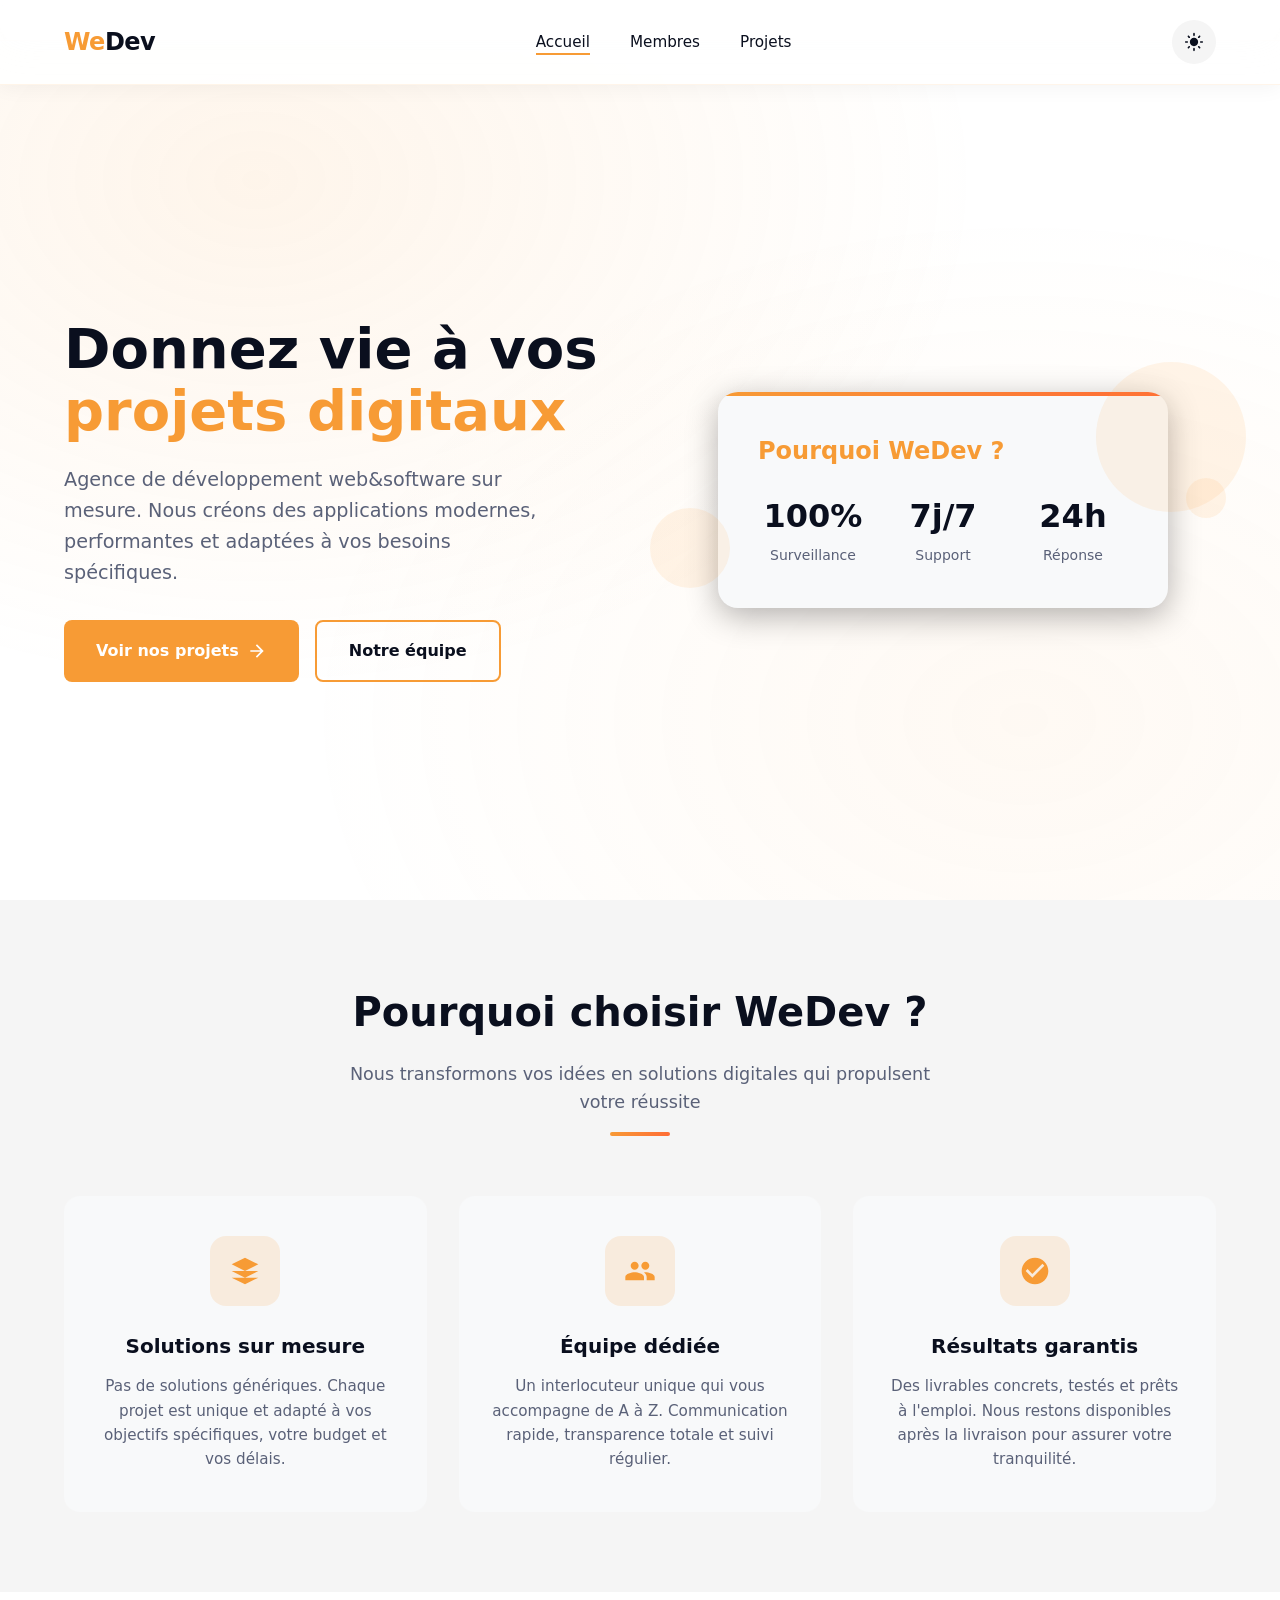
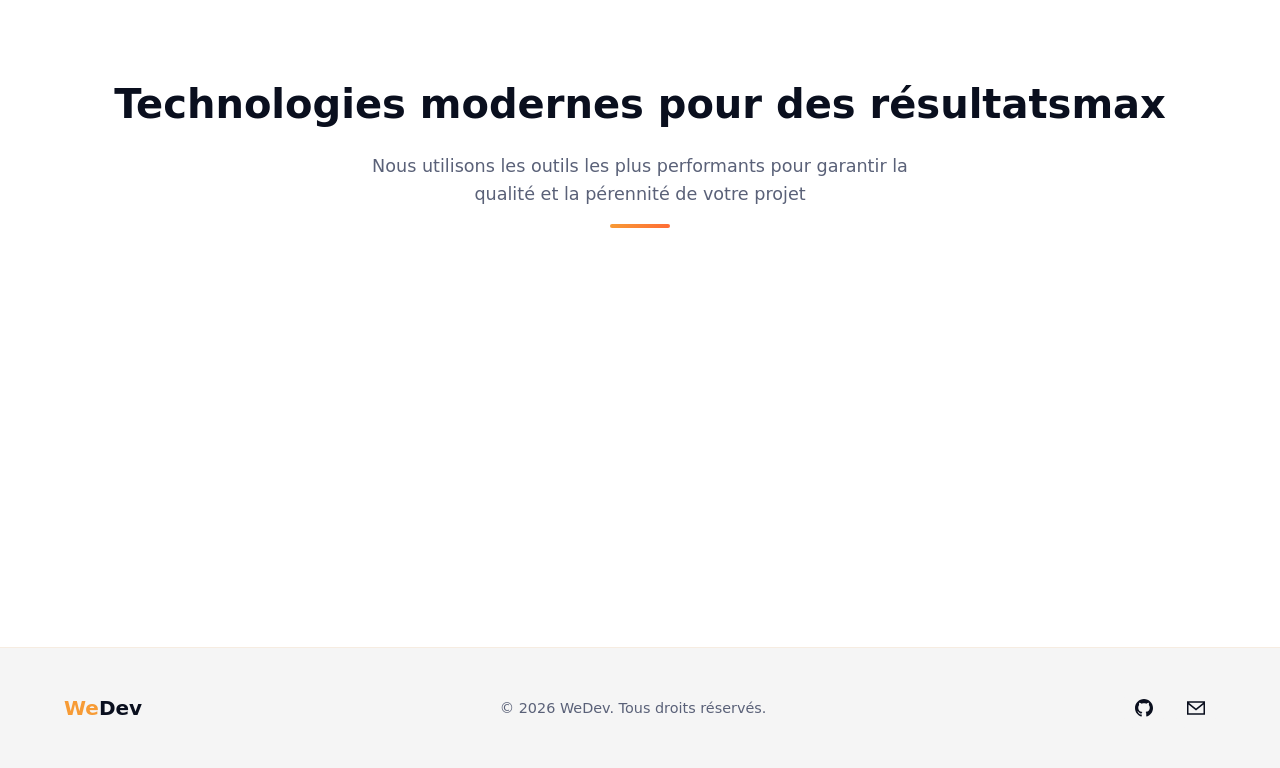
<file: index.html>
<!doctype html>
<html lang="fr">

<head>
  <meta charset="UTF-8" />
  <meta name="viewport" content="width=device-width, initial-scale=1.0" />
  <title>WeDev - Portfolio</title>
  <link rel="icon" type="image/jpeg" href="images/logo.jpeg" />
  <link rel="stylesheet" href="css/style.css" />
</head>

<body>
  <nav class="navbar">
    <div class="container" id="navbar"></div>
  </nav>

  <main>
    <section class="hero">
      <div class="container">
        <div class="hero-content">
          <div class="hero-text">
            <h1>
              Donnez vie à vos <span class="highlight">projets digitaux</span>
            </h1>
            <p>
              Agence de développement web&software sur mesure. Nous créons des
              applications modernes, performantes et adaptées à vos besoins
              spécifiques.
            </p>
            <div class="hero-buttons">
              <a href="projets.html" class="btn btn-primary">
                Voir nos projets
                <svg width="20" height="20" viewBox="0 0 24 24" fill="currentColor">
                  <path d="M12 4l-1.41 1.41L16.17 11H4v2h12.17l-5.58 5.59L12 20l8-8z" />
                </svg>
              </a>
              <a href="membres.html" class="btn btn-secondary">Notre équipe</a>
            </div>
          </div>
          <div class="hero-visual">
            <div class="hero-card">
              <h3>Pourquoi WeDev ?</h3>
              <div class="hero-stats">
                <div class="stat-item">
                  <span class="stat-number">100%</span>
                  <span class="stat-label">Surveillance</span>
                </div>
                <div class="stat-item">
                  <span class="stat-number">7j/7</span>
                  <span class="stat-label">Support</span>
                </div>
                <div class="stat-item">
                  <span class="stat-number">24h</span>
                  <span class="stat-label">Réponse</span>
                </div>
              </div>
            </div>
            <div class="floating-shapes">
              <div class="shape shape-1"></div>
              <div class="shape shape-2"></div>
              <div class="shape shape-3"></div>
            </div>
          </div>
        </div>
      </div>
    </section>

    <section class="features">
      <div class="container">
        <div class="section-header">
          <h2>Pourquoi choisir WeDev ?</h2>
          <p>
            Nous transformons vos idées en solutions digitales qui propulsent
            votre réussite
          </p>
          <div class="accent-line"></div>
        </div>
        <div class="features-grid">
          <div class="feature-card">
            <div class="feature-icon">
              <svg viewBox="0 0 24 24">
                <path d="M12 2L2 7l10 5 10-5-10-5zM2 17l10 5 10-5M2 12l10 5 10-5" />
              </svg>
            </div>
            <h3>Solutions sur mesure</h3>
            <p>
              Pas de solutions génériques. Chaque projet est unique et adapté
              à vos objectifs spécifiques, votre budget et vos délais.
            </p>
          </div>
          <div class="feature-card">
            <div class="feature-icon">
              <svg viewBox="0 0 24 24">
                <path
                  d="M16 11c1.66 0 2.99-1.34 2.99-3S17.66 5 16 5c-1.66 0-3 1.34-3 3s1.34 3 3 3zm-8 0c1.66 0 2.99-1.34 2.99-3S9.66 5 8 5C6.34 5 5 6.34 5 8s1.34 3 3 3zm0 2c-2.33 0-7 1.17-7 3.5V19h14v-2.5c0-2.33-4.67-3.5-7-3.5zm8 0c-.29 0-.62.02-.97.05 1.16.84 1.97 1.97 1.97 3.45V19h6v-2.5c0-2.33-4.67-3.5-7-3.5z" />
              </svg>
            </div>
            <h3>Équipe dédiée</h3>
            <p>
              Un interlocuteur unique qui vous accompagne de A à Z.
              Communication rapide, transparence totale et suivi régulier.
            </p>
          </div>
          <div class="feature-card">
            <div class="feature-icon">
              <svg viewBox="0 0 24 24">
                <path
                  d="M12 2C6.48 2 2 6.48 2 12s4.48 10 10 10 10-4.48 10-10S17.52 2 12 2zm-2 15l-5-5 1.41-1.41L10 14.17l7.59-7.59L19 8l-9 9z" />
              </svg>
            </div>
            <h3>Résultats garantis</h3>
            <p>
              Des livrables concrets, testés et prêts à l'emploi. Nous restons
              disponibles après la livraison pour assurer votre tranquilité.
            </p>
          </div>
        </div>
      </div>
    </section>

    <section>
      <div class="container">
        <div class="section-header">
          <h2>Technologies modernes pour des résultatsmax</h2>
          <p>
            Nous utilisons les outils les plus performants pour garantir la
            qualité et la pérennité de votre projet
          </p>
          <div class="accent-line"></div>
        </div>
        <div class="members-grid" style="max-width: 900px; margin: 0 auto">
          <div class="member-card" style="opacity: 1; transform: none">
            <h3 class="member-name" style="color: var(--accent)">Back-end</h3>
            <p class="member-bio">
              Des architectures robustes et évolutives, avec les technologies
              les plus demandées du marché : Python, PHP, Java, Node.js,
              PostgreSQL, MariaDB, MySQL, SQLite, MongoDB, Docker, AWS.
            </p>
          </div>
          <div class="member-card" style="opacity: 1; transform: none">
            <h3 class="member-name" style="color: var(--accent)">
              Front-end
            </h3>
            <p class="member-bio">
              Des interfaces fluides et accessibles grâce aux dernières
              technologies : React, Vue.js, TypeScript, JavaScript, HTML5,
              CSS3, Figma.
            </p>
          </div>
        </div>
      </div>
    </section>
  </main>

  <div id="footer"></div>

  <script src="js/components.js"></script>
  <script src="js/main.js"></script>
  <script src="js/init.js"></script>
</body>

</html>
</file>
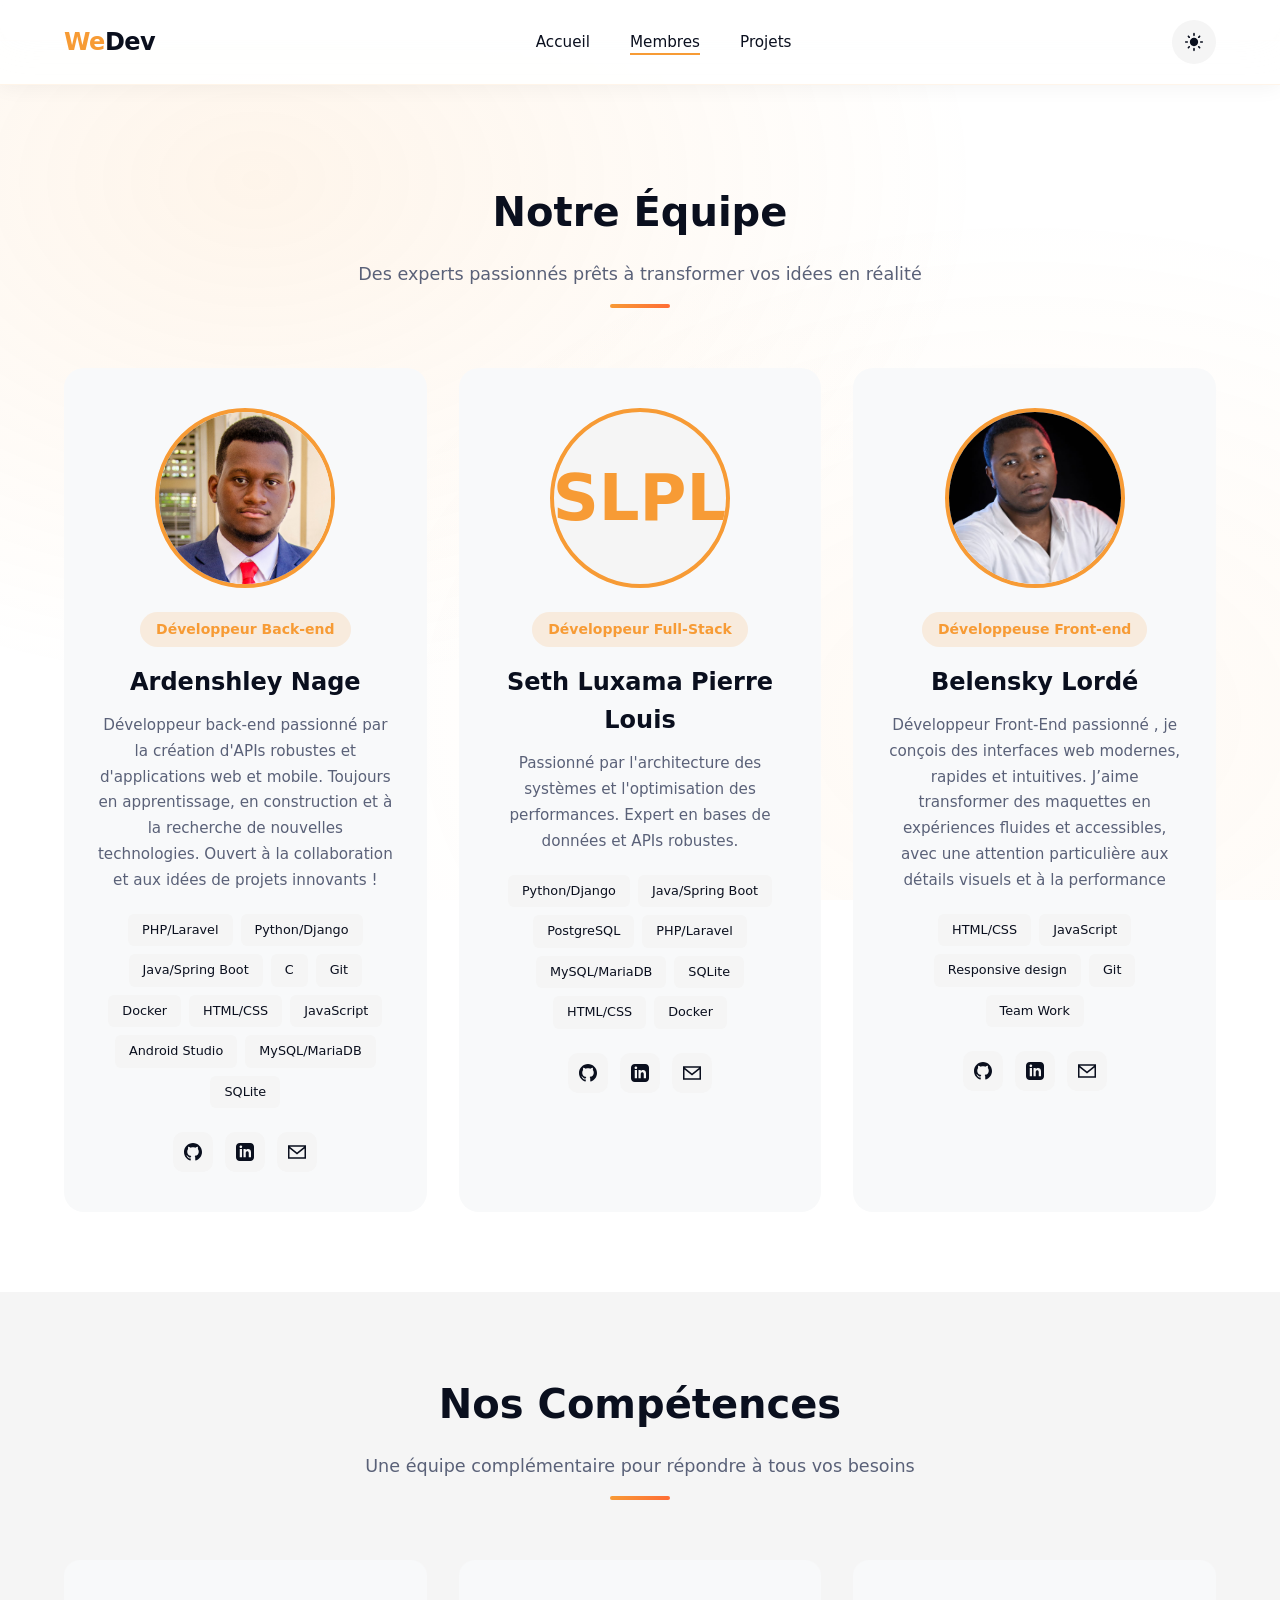
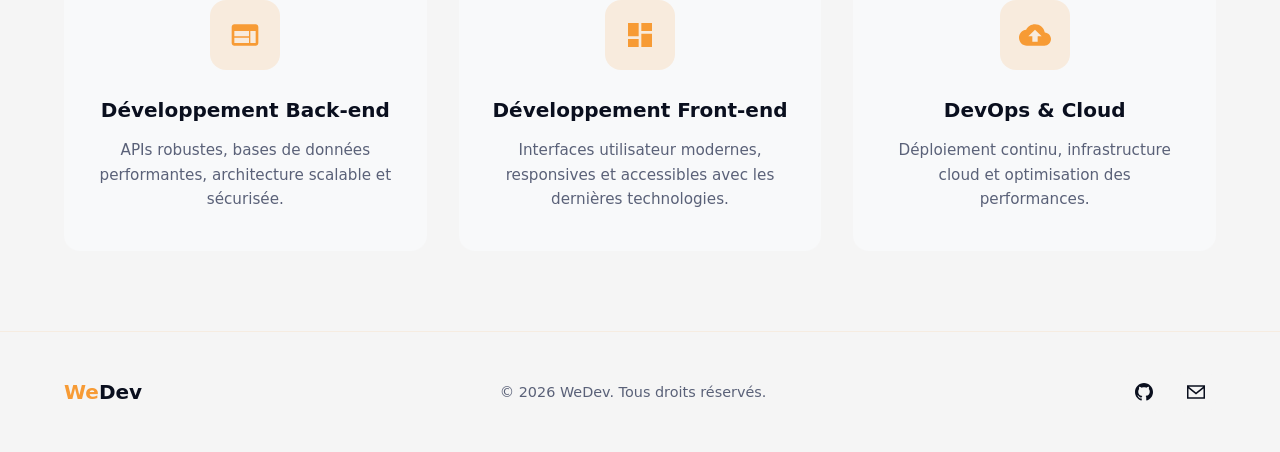
<file: membres.html>
<!doctype html>
<html lang="fr">
  <head>
    <meta charset="UTF-8" />
    <meta name="viewport" content="width=device-width, initial-scale=1.0" />
    <title>Notre Équipe - WeDev</title>
    <link rel="icon" type="image/jpeg" href="images/logo.jpeg">
    <link rel="stylesheet" href="css/style.css" />
  </head>

  <body>
    <nav class="navbar">
      <div class="container" id="navbar"></div>
    </nav>

    <main>
      <section>
        <div class="container">
          <div class="section-header">
            <h2>Notre Équipe</h2>
            <p>
              Des experts passionnés prêts à transformer vos idées en réalité
            </p>
            <div class="accent-line"></div>
          </div>
          <div id="members-grid" class="members-grid"></div>
        </div>
      </section>

      <section class="features">
        <div class="container">
          <div class="section-header">
            <h2>Nos Compétences</h2>
            <p>Une équipe complémentaire pour répondre à tous vos besoins</p>
            <div class="accent-line"></div>
          </div>
          <div class="features-grid">
            <div class="feature-card">
              <div class="feature-icon">
                <svg viewBox="0 0 24 24">
                  <path
                    d="M20 4H4c-1.1 0-1.99.9-1.99 2L2 18c0 1.1.9 2 2 2h16c1.1 0 2-.9 2-2V6c0-1.1-.9-2-2-2zm-5 14H4v-4h11v4zm0-5H4V9h11v4zm5 5h-4V9h4v9z"
                  />
                </svg>
              </div>
              <h3>Développement Back-end</h3>
              <p>
                APIs robustes, bases de données performantes, architecture
                scalable et sécurisée.
              </p>
            </div>
            <div class="feature-card">
              <div class="feature-icon">
                <svg viewBox="0 0 24 24">
                  <path
                    d="M3 13h8V3H3v10zm0 8h8v-6H3v6zm10 0h8V11h-8v10zm0-18v6h8V3h-8z"
                  />
                </svg>
              </div>
              <h3>Développement Front-end</h3>
              <p>
                Interfaces utilisateur modernes, responsives et accessibles avec
                les dernières technologies.
              </p>
            </div>
            <div class="feature-card">
              <div class="feature-icon">
                <svg viewBox="0 0 24 24">
                  <path
                    d="M19.35 10.04C18.67 6.59 15.64 4 12 4 9.11 4 6.6 5.64 5.35 8.04 2.34 8.36 0 10.91 0 14c0 3.31 2.69 6 6 6h13c2.76 0 5-2.24 5-5 0-2.64-2.05-4.78-4.65-4.96zM14 13v4h-4v-4H7l5-5 5 5h-3z"
                  />
                </svg>
              </div>
              <h3>DevOps & Cloud</h3>
              <p>
                Déploiement continu, infrastructure cloud et optimisation des
                performances.
              </p>
            </div>
          </div>
        </div>
      </section>
    </main>

    <div id="footer"></div>

<script src="js/components.js"></script>
  <script src="js/main.js"></script>
  <script src="js/init.js"></script>
</body>
</html>
</file>
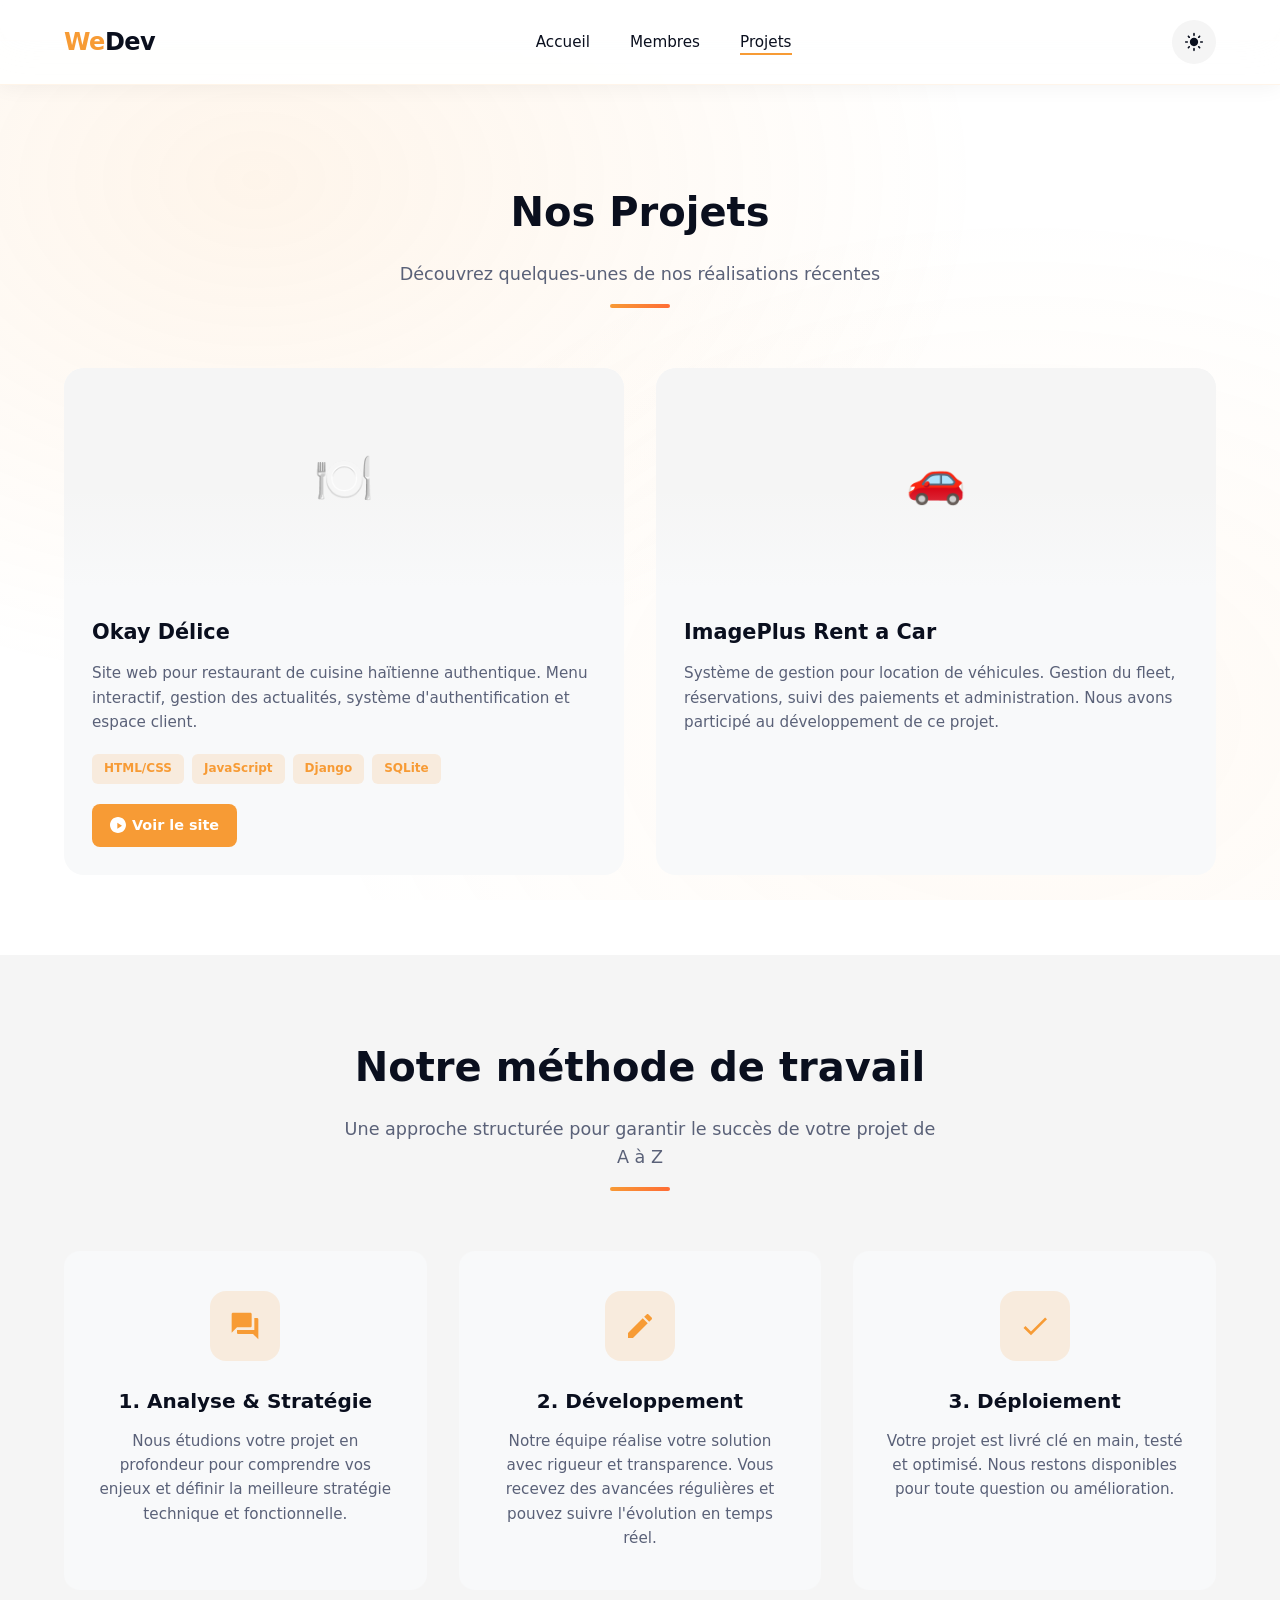
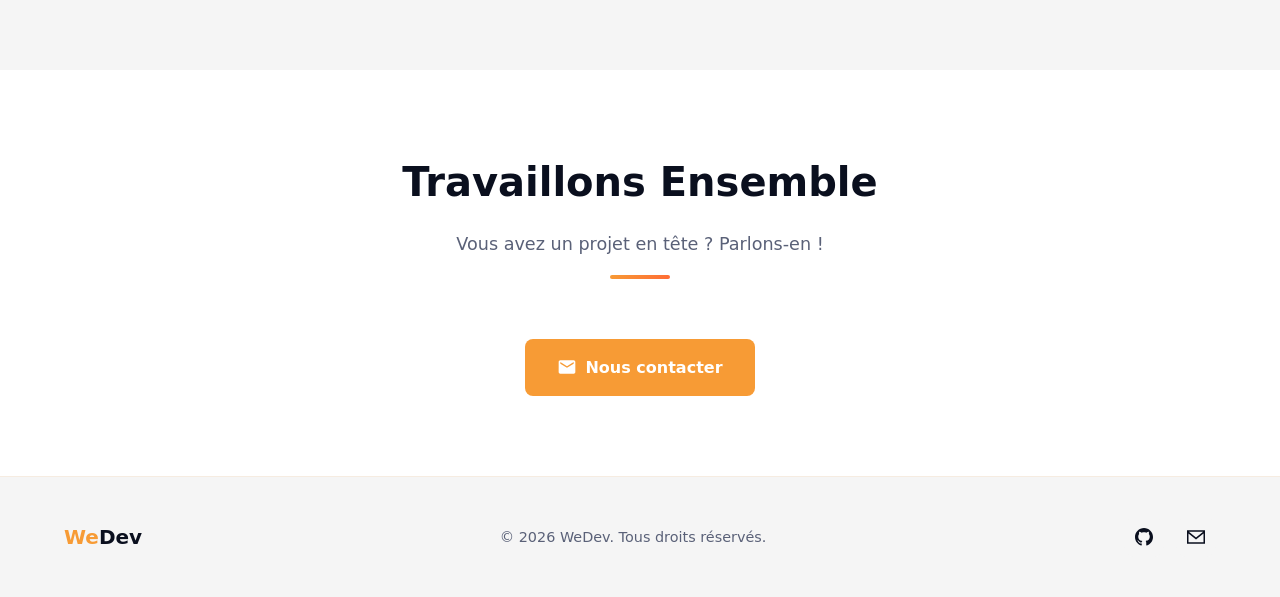
<file: projets.html>
<!doctype html>
<html lang="fr">

<head>
  <meta charset="UTF-8" />
  <meta name="viewport" content="width=device-width, initial-scale=1.0" />
  <title>Projets - WeDev</title>
  <link rel="icon" type="image/jpeg" href="images/logo.jpeg">
  <link rel="stylesheet" href="css/style.css" />
</head>

<body>
  <nav class="navbar">
    <div class="container" id="navbar"></div>
  </nav>

  <main>
    <section>
      <div class="container">
        <div class="section-header">
          <h2>Nos Projets</h2>
          <p>Découvrez quelques-unes de nos réalisations récentes</p>
          <div class="accent-line"></div>
        </div>
        <div id="projects-grid" class="projects-grid"></div>
      </div>
    </section>

    <section class="features">
      <div class="container">
        <div class="section-header">
          <h2>Notre méthode de travail</h2>
          <p>
            Une approche structurée pour garantir le succès de votre projet de
            A à Z
          </p>
          <div class="accent-line"></div>
        </div>
        <div class="features-grid">
          <div class="feature-card">
            <div class="feature-icon">
              <svg viewBox="0 0 24 24">
                <path
                  d="M21 6h-2v9H6v2c0 .55.45 1 1 1h11l4 4V7c0-.55-.45-1-1-1zm-4 6V3c0-.55-.45-1-1-1H3c-.55 0-1 .45-1 1v14l4-4h10c.55 0 1-.45 1-1z" />
              </svg>
            </div>
            <h3>1. Analyse & Stratégie</h3>
            <p>
              Nous étudions votre projet en profondeur pour comprendre vos
              enjeux et définir la meilleure stratégie technique et
              fonctionnelle.
            </p>
          </div>
          <div class="feature-card">
            <div class="feature-icon">
              <svg viewBox="0 0 24 24">
                <path
                  d="M3 17.25V21h3.75L17.81 9.94l-3.75-3.75L3 17.25zM20.71 7.04c.39-.39.39-1.02 0-1.41l-2.34-2.34c-.39-.39-1.02-.39-1.41 0l-1.83 1.83 3.75 3.75 1.83-1.83z" />
              </svg>
            </div>
            <h3>2. Développement</h3>
            <p>
              Notre équipe réalise votre solution avec rigueur et
              transparence. Vous recevez des avancées régulières et pouvez
              suivre l'évolution en temps réel.
            </p>
          </div>
          <div class="feature-card">
            <div class="feature-icon">
              <svg viewBox="0 0 24 24">
                <path d="M9 16.17L4.83 12l-1.42 1.41L9 19 21 7l-1.41-1.41z" />
              </svg>
            </div>
            <h3>3. Déploiement</h3>
            <p>
              Votre projet est livré clé en main, testé et optimisé. Nous
              restons disponibles pour toute question ou amélioration.
            </p>
          </div>
        </div>
      </div>
    </section>

    <section>
      <div class="container">
        <div class="section-header">
          <h2>Travaillons Ensemble</h2>
          <p>Vous avez un projet en tête ? Parlons-en !</p>
          <div class="accent-line"></div>
        </div>
        <div style="text-align: center">
          <a href="mailto:wedev25@gmail.com" class="btn btn-primary" style="display: inline-flex">
            <svg width="20" height="20" viewBox="0 0 24 24" fill="currentColor">
              <path
                d="M20 4H4c-1.1 0-1.99.9-1.99 2L2 18c0 1.1.9 2 2 2h16c1.1 0 2-.9 2-2V6c0-1.1-.9-2-2-2zm0 4l-8 5-8-5V6l8 5 8-5v2z" />
            </svg>
            Nous contacter
          </a>
        </div>
      </div>
    </section>
  </main>

  <div id="footer"></div>

  <script src="js/components.js"></script>
  <script src="js/main.js"></script>
  <script src="js/init.js"></script>
</body>

</html>
</file>
<file: css/style.css>
@import url('https://api.fontshare.com/v2/css?f[]=clash-display@400,500,600,700&f[]=satoshi@400,500,700&display=swap');

:root {
  --primary: #FFFFFF;
  --primary-light: #0A0F1E;
  --logo-accent: #0A0F1E;
  --accent: #F79B35;
  --accent-glow: rgba(247, 155, 53, 0.4);
  --secondary: #F5F5F5;
  --secondary-light: #1A2342;
  --text: #0A0F1E;
  --text-light: #FFFFFF;
  --text-muted: #5A6178;
  --card-bg: #F8F9FA;
  --card-bg-light: #151D32;
  --gradient: linear-gradient(135deg, var(--accent) 0%, #FF6B35 100%);
  --shadow: 0 8px 32px rgba(0, 0, 0, 0.3);
  --shadow-light: 0 8px 32px rgba(0, 0, 0, 0.1);
  --transition: all 0.3s ease;
  --font-heading: 'Clash Display', system-ui, sans-serif;
  --font-body: 'Satoshi', system-ui, sans-serif;
}

[data-theme="dark"] {
  --primary: #0A0F1E;
  --secondary: #1A2342;
  --text: #FFFFFF;
  --text-muted: #8892B0;
  --card-bg: #151D32;
  --card-bg-light: #F8F9FA;
  --shadow: 0 8px 32px rgba(0, 0, 0, 0.3);
  --logo-accent: #FFFFFF;
}

*, *::before, *::after {
  margin: 0;
  padding: 0;
  box-sizing: border-box;
}

html {
  scroll-behavior: smooth;
}

body {
  font-family: var(--font-body);
  background: var(--primary);
  color: var(--text);
  line-height: 1.6;
  min-height: 100vh;
  transition: background 0.4s ease, color 0.4s ease;
  overflow-x: hidden;
}

body::before {
  content: '';
  position: fixed;
  top: 0;
  left: 0;
  width: 100%;
  height: 100%;
  background: 
    radial-gradient(ellipse at 20% 20%, rgba(247, 155, 53, 0.1) 0%, transparent 50%),
    radial-gradient(ellipse at 80% 80%, rgba(247, 155, 53, 0.06) 0%, transparent 50%);
  pointer-events: none;
  z-index: -1;
}

[data-theme="dark"] body::before {
  background: 
    radial-gradient(ellipse at 20% 20%, rgba(247, 155, 53, 0.08) 0%, transparent 50%),
    radial-gradient(ellipse at 80% 80%, rgba(247, 155, 53, 0.05) 0%, transparent 50%);
}

.container {
  max-width: 1200px;
  margin: 0 auto;
  padding: 0 24px;
}

a {
  text-decoration: none;
  color: inherit;
}

ul {
  list-style: none;
}

img {
  max-width: 100%;
  height: auto;
}

/* Navigation */
.navbar {
  position: fixed;
  top: 0;
  left: 0;
  right: 0;
  z-index: 1000;
  padding: 20px 0;
  background: rgba(255, 255, 255, 0.9);
  backdrop-filter: blur(20px);
  border-bottom: 1px solid rgba(247, 155, 53, 0.1);
  transition: var(--transition);
  box-shadow: 0 2px 20px rgba(0, 0, 0, 0.05);
}

[data-theme="dark"] .navbar {
  background: rgba(10, 15, 30, 0.8);
  box-shadow: none;
}

.navbar .container {
  display: flex;
  justify-content: space-between;
  align-items: center;
}

.logo {
  font-family: var(--font-heading);
  font-size: 1.5rem;
  font-weight: 700;
  color: var(--accent);
  letter-spacing: -0.5px;
}

.logo span {
  color: var(--logo-accent);
}

.nav-links {
  display: flex;
  gap: 40px;
  align-items: center;
}

.nav-links a {
  font-weight: 500;
  font-size: 0.95rem;
  color: var(--text);
  position: relative;
  transition: var(--transition);
}

.nav-links a::after {
  content: '';
  position: absolute;
  bottom: -4px;
  left: 0;
  width: 0;
  height: 2px;
  background: var(--accent);
  transition: var(--transition);
}

.nav-links a:hover::after,
.nav-links a.active::after {
  width: 100%;
}

.nav-links a:hover {
  color: var(--accent);
}

.nav-right {
  display: flex;
  align-items: center;
  gap: 20px;
}

.theme-toggle {
  width: 44px;
  height: 44px;
  border-radius: 50%;
  background: var(--secondary);
  border: none;
  cursor: pointer;
  display: flex;
  align-items: center;
  justify-content: center;
  transition: var(--transition);
  position: relative;
  overflow: hidden;
}

.theme-toggle:hover {
  background: var(--accent);
  transform: scale(1.1);
}

.theme-toggle svg {
  width: 20px;
  height: 20px;
  fill: var(--text);
  transition: var(--transition);
}

.theme-toggle .sun-icon,
.theme-toggle .moon-icon {
  position: absolute;
  top: 50%;
  left: 50%;
  transform: translate(-50%, -50%);
}

.theme-toggle .sun-icon {
  opacity: 0;
  transform: translate(-50%, -50%) rotate(90deg) scale(0);
}

.theme-toggle .moon-icon {
  opacity: 1;
  transform: translate(-50%, -50%) rotate(0) scale(1);
}

[data-theme="light"] .theme-toggle .sun-icon {
  opacity: 1;
  transform: translate(-50%, -50%) rotate(0) scale(1);
}

[data-theme="light"] .theme-toggle .moon-icon {
  opacity: 0;
  transform: translate(-50%, -50%) rotate(-90deg) scale(0);
}

.hamburger {
  display: none;
  flex-direction: column;
  gap: 5px;
  cursor: pointer;
  padding: 10px;
  background: none;
  border: none;
}

.hamburger span {
  width: 25px;
  height: 2px;
  background: var(--text);
  transition: var(--transition);
}

.hamburger.active span:nth-child(1) {
  transform: rotate(-45deg) translate(5px, 5px);
}

.hamburger.active span:nth-child(2) {
  opacity: 0;
}

.hamburger.active span:nth-child(3) {
  transform: rotate(45deg) translate(5px, -5px);
}

@media (max-width: 768px) {
  .hamburger {
    display: flex;
  }

  .nav-links {
    position: fixed;
    top: 0;
    left: -100%;
    width: 70%;
    max-width: 300px;
    height: 100vh;
    background: var(--card-bg);
    flex-direction: column;
    justify-content: space-between;
    padding: 80px 24px 40px;
    gap: 0;
    transition: var(--transition);
    box-shadow: 10px 0 40px rgba(0, 0, 0, 0.3);
    z-index: 999;
  }

  .nav-links.active {
    left: 0;
  }

  .nav-links li {
    width: 100%;
  }

  .nav-links a {
    display: block;
    padding: 16px 0;
    width: 100%;
    font-size: 1.1rem;
    border-bottom: 1px solid var(--secondary);
  }

  .nav-links > li:not(.mobile-header):not(.mobile-copyright) a.active {
    color: var(--accent);
    font-weight: 600;
    padding-left: 8px;
    border-left: 3px solid var(--accent);
  }

  .nav-links .mobile-header a {
    background: transparent !important;
    border: none !important;
    padding: 0 !important;
  }

  .nav-links .mobile-header a.active {
    color: var(--accent);
    font-weight: 700;
    padding-left: 0;
    border-left: none;
  }

  .nav-links a::after {
    display: none;
  }

  .nav-links {
    justify-content: space-between;
  }

  .nav-links .mobile-header {
    display: flex;
    justify-content: space-between;
    align-items: center;
    width: 100%;
    padding: 0 0 20px 0;
    border-bottom: 1px solid var(--secondary);
    margin-bottom: 10px;
  }

  .nav-links .mobile-header .logo {
    font-family: var(--font-heading);
    font-size: 1.5rem;
    font-weight: 700;
    color: var(--accent);
    letter-spacing: -0.5px;
  }

  .nav-links .mobile-header .logo span {
    color: var(--logo-accent);
  }

  .mobile-theme-toggle {
    display: flex;
  }

  .desktop-theme-toggle {
    display: none;
  }

  .nav-links .mobile-copyright {
    display: block;
    padding: 20px 0 0 0;
    border-top: 1px solid var(--secondary);
    margin-top: auto;
    text-align: center;
    font-size: 0.8rem;
    color: var(--text-muted);
  }
}

@media (min-width: 769px) {
  .nav-links .mobile-logo,
  .nav-links .mobile-copyright,
  .nav-links .mobile-header {
    display: none;
  }

  .mobile-theme-toggle {
    display: none;
  }

  .desktop-theme-toggle {
    display: flex;
  }
}

/* Main Content */
main {
  padding-top: 100px;
  min-height: 100vh;
}

section {
  padding: 80px 0;
}

.section-header {
  text-align: center;
  margin-bottom: 60px;
}

.section-header h2 {
  font-family: var(--font-heading);
  font-size: 2.5rem;
  font-weight: 600;
  margin-bottom: 16px;
}

.section-header p {
  color: var(--text-muted);
  font-size: 1.1rem;
  max-width: 600px;
  margin: 0 auto;
}

.accent-line {
  width: 60px;
  height: 4px;
  background: var(--gradient);
  margin: 16px auto 0;
  border-radius: 2px;
}

/* Hero Section */
.hero {
  min-height: calc(100vh - 100px);
  display: flex;
  align-items: center;
  position: relative;
}

.hero-content {
  display: grid;
  grid-template-columns: 1fr 1fr;
  gap: 60px;
  align-items: center;
}

.hero-text h1 {
  font-family: var(--font-heading);
  font-size: 3.5rem;
  font-weight: 700;
  line-height: 1.1;
  margin-bottom: 24px;
}

.hero-text h1 .highlight {
  color: var(--accent);
  position: relative;
}

.hero-text p {
  font-size: 1.2rem;
  color: var(--text-muted);
  margin-bottom: 32px;
  max-width: 500px;
}

.hero-buttons {
  display: flex;
  gap: 16px;
}

.btn {
  display: inline-flex;
  align-items: center;
  gap: 8px;
  padding: 16px 32px;
  border-radius: 8px;
  font-weight: 600;
  font-size: 1rem;
  cursor: pointer;
  transition: var(--transition);
  border: none;
  font-family: var(--font-body);
}

.btn-primary {
  background: var(--accent);
  color: var(--primary);
}

.btn-primary:hover {
  background: #FF9A3D;
  transform: translateY(-2px);
  box-shadow: 0 10px 30px var(--accent-glow);
}

.btn-secondary {
  background: transparent;
  color: var(--text);
  border: 2px solid var(--accent);
}

.btn-secondary:hover {
  background: var(--accent);
  color: var(--primary);
}

.hero-visual {
  position: relative;
  display: flex;
  justify-content: center;
  align-items: center;
}

.hero-card {
  background: var(--card-bg);
  border-radius: 20px;
  padding: 40px;
  width: 100%;
  max-width: 450px;
  box-shadow: var(--shadow);
  position: relative;
  overflow: hidden;
}

.hero-card::before {
  content: '';
  position: absolute;
  top: 0;
  left: 0;
  right: 0;
  height: 4px;
  background: var(--gradient);
}

.hero-card h3 {
  font-family: var(--font-heading);
  font-size: 1.5rem;
  margin-bottom: 20px;
  color: var(--accent);
}

.hero-stats {
  display: grid;
  grid-template-columns: repeat(3, 1fr);
  gap: 20px;
}

.stat-item {
  text-align: center;
}

.stat-number {
  font-family: var(--font-heading);
  font-size: 2rem;
  font-weight: 700;
  color: var(--text);
  display: block;
}

.stat-label {
  font-size: 0.875rem;
  color: var(--text-muted);
}

.floating-shapes {
  position: absolute;
  width: 100%;
  height: 100%;
  pointer-events: none;
}

.shape {
  position: absolute;
  border-radius: 50%;
  background: var(--accent);
  opacity: 0.1;
}

.shape-1 {
  width: 150px;
  height: 150px;
  top: -30px;
  right: -30px;
}

.shape-2 {
  width: 80px;
  height: 80px;
  bottom: 20px;
  left: -20px;
}

.shape-3 {
  width: 40px;
  height: 40px;
  top: 40%;
  right: -10px;
}

/* Members Section */
.members-grid {
  display: grid;
  grid-template-columns: repeat(auto-fit, minmax(320px, 1fr));
  gap: 32px;
}

.member-card {
  background: var(--card-bg);
  border-radius: 20px;
  padding: 40px 32px;
  text-align: center;
  transition: var(--transition);
  position: relative;
  overflow: hidden;
  opacity: 0;
  transform: translateY(30px);
  animation: fadeInUp 0.6s ease forwards;
}

.member-card:nth-child(1) { animation-delay: 0.1s; }
.member-card:nth-child(2) { animation-delay: 0.2s; }
.member-card:nth-child(3) { animation-delay: 0.3s; }

@keyframes fadeInUp {
  to {
    opacity: 1;
    transform: translateY(0);
  }
}

.member-card::before {
  content: '';
  position: absolute;
  top: 0;
  left: 0;
  right: 0;
  height: 4px;
  background: var(--gradient);
  transform: scaleX(0);
  transition: var(--transition);
}

.member-card:hover {
  transform: translateY(-8px);
  box-shadow: 0 20px 60px rgba(247, 155, 53, 0.15);
}

.member-card:hover::before {
  transform: scaleX(1);
}

.member-avatar {
  width: 180px;
  height: 180px;
  border-radius: 50%;
  margin: 0 auto 24px;
  background: var(--secondary);
  display: flex;
  align-items: center;
  justify-content: center;
  position: relative;
  overflow: hidden;
  border: 4px solid var(--accent);
}

.member-avatar img {
  width: 100%;
  height: 100%;
  object-fit: cover;
}

.member-avatar .placeholder {
  font-size: 4rem;
  color: var(--accent);
  font-weight: 700;
  font-family: var(--font-heading);
}

.member-role {
  display: inline-block;
  padding: 6px 16px;
  background: rgba(247, 155, 53, 0.15);
  color: var(--accent);
  border-radius: 20px;
  font-size: 0.875rem;
  font-weight: 600;
  margin-bottom: 16px;
}

.member-name {
  font-family: var(--font-heading);
  font-size: 1.5rem;
  font-weight: 600;
  margin-bottom: 12px;
}

.member-bio {
  color: var(--text-muted);
  font-size: 0.95rem;
  margin-bottom: 20px;
  line-height: 1.7;
}

.member-skills {
  display: flex;
  flex-wrap: wrap;
  gap: 8px;
  justify-content: center;
  margin-bottom: 24px;
}

.skill-tag {
  padding: 6px 14px;
  background: var(--secondary);
  border-radius: 6px;
  font-size: 0.8rem;
  font-weight: 500;
  color: var(--text);
}

.member-socials {
  display: flex;
  gap: 12px;
  justify-content: center;
}

.social-link {
  width: 40px;
  height: 40px;
  border-radius: 10px;
  background: var(--secondary);
  display: flex;
  align-items: center;
  justify-content: center;
  transition: var(--transition);
}

.social-link:hover {
  background: var(--accent);
  transform: translateY(-3px);
}

.social-link svg {
  width: 18px;
  height: 18px;
  fill: var(--text);
  transition: var(--transition);
}

.social-link:hover svg {
  fill: var(--primary);
}

/* Projects Section */
.projects-grid {
  display: grid;
  grid-template-columns: repeat(auto-fit, minmax(350px, 1fr));
  gap: 32px;
}

.project-card {
  background: var(--card-bg);
  border-radius: 20px;
  overflow: hidden;
  transition: var(--transition);
}

.project-card:hover {
  transform: translateY(-8px);
  box-shadow: 0 20px 60px rgba(247, 155, 53, 0.15);
}

.project-image {
  height: 220px;
  background: var(--secondary);
  display: flex;
  align-items: center;
  justify-content: center;
  position: relative;
  overflow: hidden;
}

.project-image .placeholder {
  font-size: 3rem;
  color: var(--accent);
}

.project-image::after {
  content: '';
  position: absolute;
  bottom: 0;
  left: 0;
  right: 0;
  height: 100px;
  background: linear-gradient(to top, var(--card-bg), transparent);
}

.project-content {
  padding: 28px;
}

.project-title {
  font-family: var(--font-heading);
  font-size: 1.3rem;
  font-weight: 600;
  margin-bottom: 12px;
}

.project-description {
  color: var(--text-muted);
  font-size: 0.95rem;
  margin-bottom: 20px;
  line-height: 1.6;
}

.project-tech {
  display: flex;
  flex-wrap: wrap;
  gap: 8px;
  margin-bottom: 20px;
}

.tech-tag {
  padding: 5px 12px;
  background: rgba(247, 155, 53, 0.15);
  color: var(--accent);
  border-radius: 6px;
  font-size: 0.75rem;
  font-weight: 600;
}

.project-links {
  display: flex;
  gap: 12px;
}

.project-link {
  display: inline-flex;
  align-items: center;
  gap: 6px;
  padding: 10px 18px;
  border-radius: 8px;
  font-size: 0.9rem;
  font-weight: 600;
  transition: var(--transition);
}

.project-link.primary {
  background: var(--accent);
  color: var(--primary);
}

.project-link.primary:hover {
  background: #FF9A3D;
}

.project-link.secondary {
  background: var(--secondary);
  color: var(--text);
}

.project-link.secondary:hover {
  background: var(--accent);
  color: var(--primary);
}

.project-link svg {
  width: 16px;
  height: 16px;
  fill: currentColor;
}

/* Features Section */
.features {
  background: var(--secondary);
}

.features-grid {
  display: grid;
  grid-template-columns: repeat(auto-fit, minmax(280px, 1fr));
  gap: 32px;
}

.feature-card {
  background: var(--card-bg);
  padding: 40px 32px;
  border-radius: 16px;
  text-align: center;
  transition: var(--transition);
}

.feature-card:hover {
  transform: translateY(-5px);
}

.feature-icon {
  width: 70px;
  height: 70px;
  border-radius: 16px;
  background: rgba(247, 155, 53, 0.15);
  display: flex;
  align-items: center;
  justify-content: center;
  margin: 0 auto 24px;
}

.feature-icon svg {
  width: 32px;
  height: 32px;
  fill: var(--accent);
}

.feature-card h3 {
  font-family: var(--font-heading);
  font-size: 1.25rem;
  margin-bottom: 12px;
}

.feature-card p {
  color: var(--text-muted);
  font-size: 0.95rem;
}

/* Footer */
.footer {
  padding: 40px 0;
  border-top: 1px solid rgba(247, 155, 53, 0.1);
  background: var(--secondary);
}

.footer-content {
  display: flex;
  justify-content: space-between;
  align-items: center;
}

.footer-logo {
  font-family: var(--font-heading);
  font-size: 1.25rem;
  font-weight: 700;
  color: var(--accent);
}

.footer-logo span {
  color: var(--text);
}

.footer-text {
  color: var(--text-muted);
  font-size: 0.9rem;
}

.footer-socials {
  display: flex;
  gap: 12px;
}

/* Mobile Styles */
@media (max-width: 1024px) {
  .hero-content {
    grid-template-columns: 1fr;
    text-align: center;
  }

  .hero-text p {
    margin: 0 auto 32px;
  }

  .hero-buttons {
    justify-content: center;
  }

  .hero-visual {
    order: -1;
  }

  .hero-card {
    max-width: 400px;
    margin: 0 auto;
  }
}

@media (max-width: 480px) {
  .hero-text h1 {
    font-size: 2rem;
  }

  .hero-buttons {
    flex-direction: column;
  }

  .btn {
    width: 100%;
    justify-content: center;
  }

  .member-avatar {
    width: 140px;
    height: 140px;
  }
}
</file>
